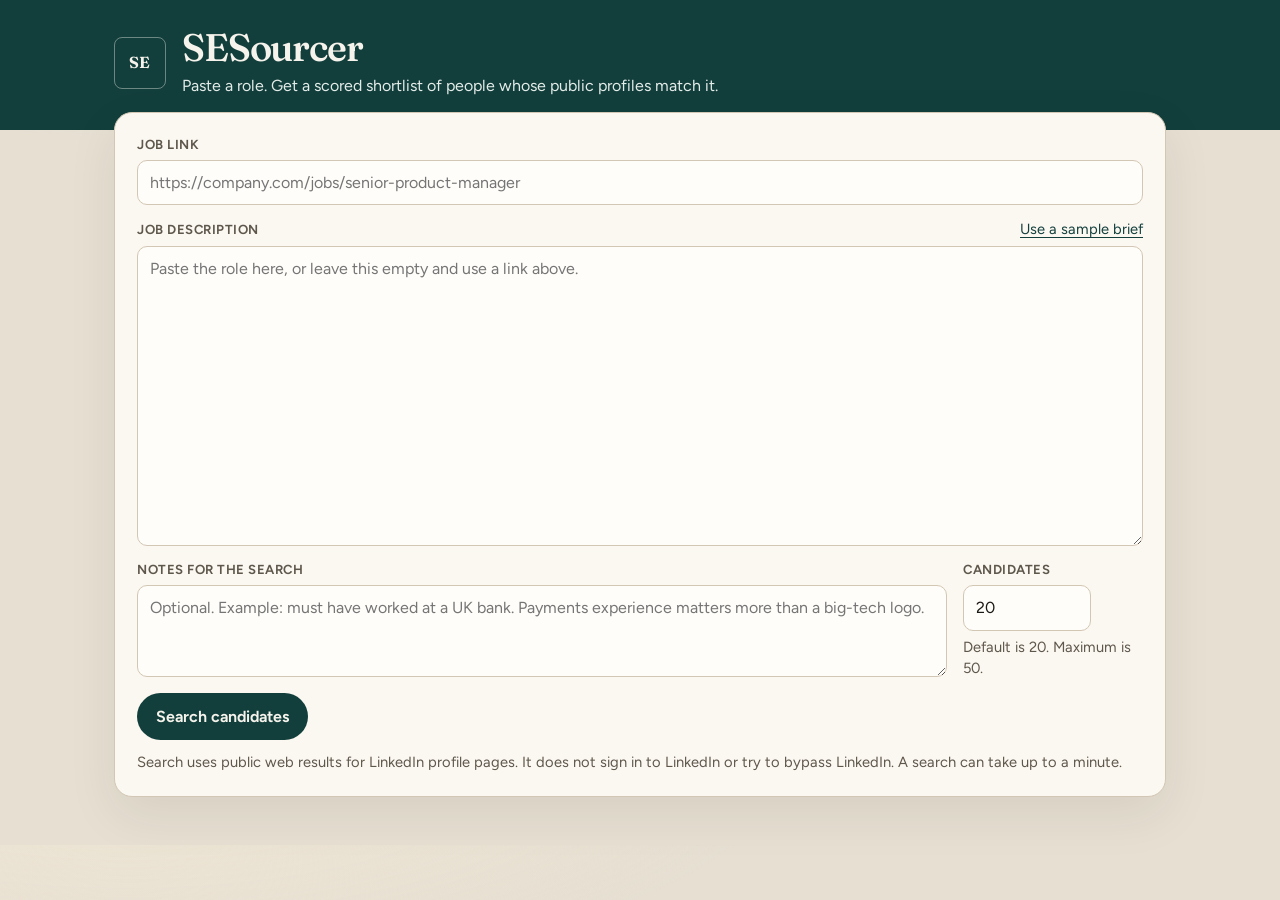
<file: static/index.html>
<!DOCTYPE html>
<html lang="en">
  <head>
    <meta charset="utf-8" />
    <meta name="viewport" content="width=device-width, initial-scale=1" />
    <title>SESourcer</title>
    <link rel="preconnect" href="https://fonts.googleapis.com" />
    <link rel="preconnect" href="https://fonts.gstatic.com" crossorigin />
    <link
      href="https://fonts.googleapis.com/css2?family=Fraunces:opsz,wght@9..144,560;9..144,650&family=Figtree:wght@400;520;650&display=swap"
      rel="stylesheet"
    />
    <link rel="stylesheet" href="/static/app.css" />
  </head>
  <body>
    <header class="mast">
      <div class="mast-inner">
        <p class="mark">SE</p>
        <div>
          <h1>SESourcer</h1>
          <p class="lede">
            Paste a role. Get a scored shortlist of people whose public profiles match it.
          </p>
        </div>
      </div>
    </header>

    <main>
      <form id="search-form" class="brief">
        <div class="field">
          <label for="job-url">Job link</label>
          <input
            id="job-url"
            name="job_url"
            type="url"
            inputmode="url"
            placeholder="https://company.com/jobs/senior-product-manager"
            autocomplete="off"
          />
        </div>
        <div class="field">
          <div class="label-row">
            <label for="job-text">Job description</label>
            <button type="button" class="text-button" id="sample">Use a sample brief</button>
          </div>
          <textarea
            id="job-text"
            name="job_text"
            rows="12"
            placeholder="Paste the role here, or leave this empty and use a link above."
          ></textarea>
        </div>
        <div class="split">
          <div class="field">
            <label for="notes">Notes for the search</label>
            <textarea
              id="notes"
              name="notes"
              rows="3"
              placeholder="Optional. Example: must have worked at a UK bank. Payments experience matters more than a big-tech logo."
            ></textarea>
          </div>
          <div class="field limit-field">
            <label for="limit">Candidates</label>
            <input id="limit" name="limit" type="number" min="1" max="50" value="20" />
            <p class="hint">Default is 20. Maximum is 50.</p>
          </div>
        </div>
        <div class="actions">
          <button type="submit" class="primary" id="submit">Search candidates</button>
          <p id="status" class="status" role="status" aria-live="polite"></p>
        </div>
        <p class="fine">
          Search uses public web results for LinkedIn profile pages. It does not sign in to LinkedIn
          or try to bypass LinkedIn. A search can take up to a minute.
        </p>
      </form>

      <section id="results" class="results" hidden>
        <div class="results-head">
          <div>
            <h2 id="results-title">Shortlist</h2>
            <p id="results-meta" class="meta"></p>
          </div>
          <button type="button" class="secondary" id="download" hidden>Download CSV</button>
        </div>
        <div id="warnings" class="warnings" hidden></div>
        <div id="reading" class="reading" hidden></div>
        <div class="table-wrap">
          <table>
            <caption class="sr-only">Candidates scored for the role</caption>
            <thead>
              <tr>
                <th scope="col"><button type="button" data-sort="score">Score</button></th>
                <th scope="col"><button type="button" data-sort="name">Name</button></th>
                <th scope="col"><button type="button" data-sort="role">Role</button></th>
                <th scope="col"><button type="button" data-sort="location">Location</button></th>
                <th scope="col"><button type="button" data-sort="company">Company</button></th>
                <th scope="col">Tenure</th>
                <th scope="col">Relevant skills</th>
                <th scope="col">Profile</th>
              </tr>
            </thead>
            <tbody id="rows"></tbody>
          </table>
        </div>
        <p id="source-note" class="fine"></p>
        <details id="query-details" class="queries">
          <summary>Searches used</summary>
          <ul id="query-list"></ul>
        </details>
      </section>
    </main>
    <script src="/static/app.js"></script>
  </body>
</html>
</file>
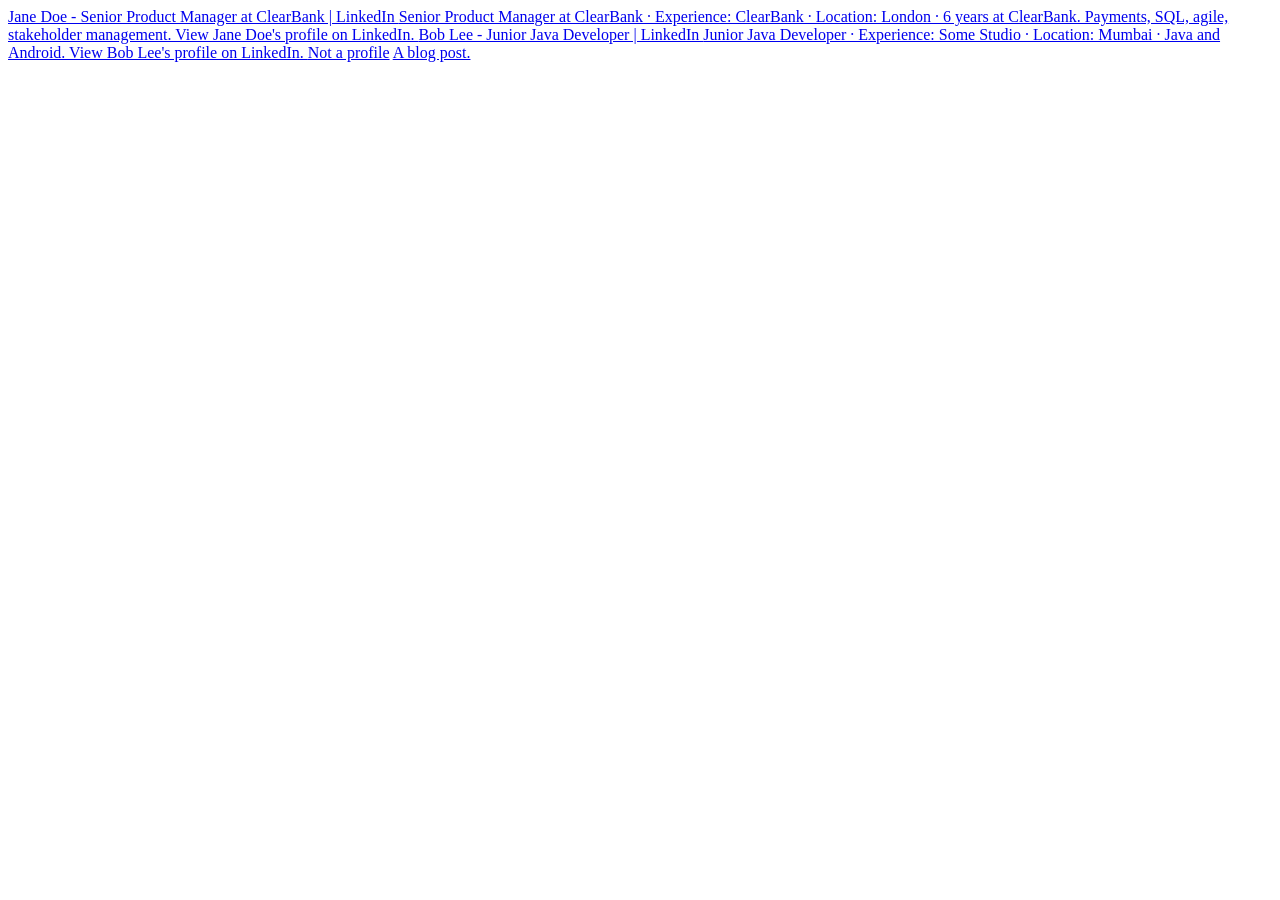
<file: tests/fixtures/ddg.html>
<!DOCTYPE html>
<html>
  <body>
    <a rel="nofollow" class="result__a" href="//duckduckgo.com/l/?uddg=https%3A%2F%2Fuk.linkedin.com%2Fin%2Fjane-doe&amp;rut=abc">
      Jane Doe - Senior Product Manager at ClearBank | LinkedIn
    </a>
    <a class="result__snippet" href="//duckduckgo.com/l/?uddg=https%3A%2F%2Fuk.linkedin.com%2Fin%2Fjane-doe&amp;rut=abc">
      Senior Product Manager at ClearBank · Experience: ClearBank · Location: London · 6 years at ClearBank. Payments, SQL, agile, stakeholder management. View Jane Doe&#x27;s profile on LinkedIn.
    </a>
    <a rel="nofollow" class="result__a" href="//duckduckgo.com/l/?uddg=https%3A%2F%2Fin.linkedin.com%2Fin%2Fbob-lee-99aa11&amp;rut=def">
      Bob Lee - Junior Java Developer | LinkedIn
    </a>
    <a class="result__snippet" href="//duckduckgo.com/l/?uddg=https%3A%2F%2Fin.linkedin.com%2Fin%2Fbob-lee-99aa11">
      Junior Java Developer · Experience: Some Studio · Location: Mumbai · Java and Android. View Bob Lee&#x27;s profile on LinkedIn.
    </a>
    <a class="result__a" href="https://example.com/not-a-profile">Not a profile</a>
    <a class="result__snippet" href="https://example.com/not-a-profile">A blog post.</a>
  </body>
</html>
</file>
<file: static/app.css>
:root {
  --paper: #e6dfd2;
  --paper-deep: #d9d0c0;
  --card: #fbf7f1;
  --ink: #1c1915;
  --muted: #5e574c;
  --line: #d2c7b4;
  --accent: #123f3c;
  --accent-soft: #e5f0ee;
  --strong: #1c5c42;
  --good: #123f3c;
  --partial: #8a5a10;
  --weak: #8d3b32;
  --warn: #f4e7c8;
  --shadow: 0 18px 50px rgba(48, 36, 18, 0.08);
  --serif: "Fraunces", "Iowan Old Style", Palatino, Georgia, serif;
  --sans: "Figtree", "Avenir Next", "Segoe UI", sans-serif;
}

* { box-sizing: border-box; }

body {
  margin: 0;
  color: var(--ink);
  background:
    radial-gradient(1200px 400px at 10% -10%, #efe6d4 0%, transparent 55%),
    var(--paper);
  font-family: var(--sans);
  font-size: 16px;
  line-height: 1.45;
}

.mast {
  background: var(--accent);
  color: #f6f3ec;
}

.mast-inner {
  max-width: 1100px;
  margin: 0 auto;
  padding: 28px 24px 32px;
  display: flex;
  gap: 16px;
  align-items: center;
}

.mark {
  margin: 0;
  width: 52px;
  height: 52px;
  display: grid;
  place-items: center;
  border: 1px solid rgba(246, 243, 236, 0.4);
  border-radius: 8px;
  font-family: var(--serif);
  font-weight: 650;
  letter-spacing: 0.04em;
}

h1 {
  margin: 0;
  font-family: var(--serif);
  font-weight: 560;
  font-size: 2.4rem;
  letter-spacing: -0.03em;
  line-height: 1;
}

.lede {
  margin: 8px 0 0;
  max-width: 38rem;
  color: #e4ece9;
}

main {
  max-width: 1100px;
  margin: -18px auto 48px;
  padding: 0 24px;
}

.brief, .results {
  background: var(--card);
  border: 1px solid var(--line);
  border-radius: 18px;
  box-shadow: var(--shadow);
}

.brief { padding: 22px; }

.field { display: flex; flex-direction: column; gap: 6px; margin-bottom: 14px; }

.label-row {
  display: flex;
  justify-content: space-between;
  align-items: baseline;
  gap: 12px;
}

label, .label-row label {
  font-size: 0.82rem;
  font-weight: 650;
  letter-spacing: 0.04em;
  text-transform: uppercase;
  color: var(--muted);
}

input, textarea {
  width: 100%;
  border: 1px solid var(--line);
  background: #fffdf9;
  color: var(--ink);
  border-radius: 10px;
  padding: 10px 12px;
  font: inherit;
}

textarea { resize: vertical; min-height: 4.5rem; }

input:focus, textarea:focus {
  outline: 2px solid var(--accent);
  outline-offset: 1px;
}

.split {
  display: grid;
  grid-template-columns: 1fr 180px;
  gap: 16px;
}

.limit-field input { max-width: 8rem; }

.hint, .fine, .meta, .status {
  color: var(--muted);
  font-size: 0.92rem;
}

.hint { margin: 0; }

.actions {
  display: flex;
  align-items: center;
  gap: 16px;
  flex-wrap: wrap;
}

button {
  font: inherit;
  cursor: pointer;
}

.primary, .secondary, .text-button {
  border-radius: 999px;
  border: 1px solid transparent;
}

.primary {
  background: var(--accent);
  color: #f6f3ec;
  padding: 11px 18px;
  font-weight: 650;
}

.primary:disabled { opacity: 0.6; cursor: progress; }

.secondary, .text-button {
  background: transparent;
  color: var(--accent);
  border-color: var(--line);
  padding: 8px 14px;
}

.text-button {
  border: 0;
  padding: 0;
  text-decoration: underline;
  text-underline-offset: 3px;
  font-size: 0.92rem;
}

.fine { margin: 12px 0 0; }

.results { margin-top: 22px; padding: 18px 18px 8px; }

.results-head {
  display: flex;
  justify-content: space-between;
  gap: 12px;
  align-items: end;
  padding: 4px 6px 12px;
}

h2 {
  margin: 0;
  font-family: var(--serif);
  font-size: 1.8rem;
  font-weight: 560;
}

.meta { margin: 4px 0 0; }

.warnings {
  background: var(--warn);
  border-radius: 12px;
  padding: 10px 12px;
  margin: 0 6px 12px;
}

.warnings p { margin: 0 0 6px; }
.warnings p:last-child { margin: 0; }

.reading {
  display: flex;
  flex-wrap: wrap;
  gap: 8px;
  padding: 0 6px 14px;
}

.chip {
  background: var(--accent-soft);
  color: var(--accent);
  border-radius: 999px;
  padding: 4px 10px;
  font-size: 0.88rem;
}

.table-wrap {
  overflow: auto;
  max-height: min(72vh, 980px);
  border: 1px solid var(--line);
  border-radius: 14px;
}

table {
  width: 100%;
  border-collapse: collapse;
  min-width: 860px;
}

th, td {
  text-align: left;
  vertical-align: top;
  padding: 12px 10px;
  border-bottom: 1px solid var(--line);
}

th {
  position: sticky;
  top: 0;
  background: #f3eee4;
  z-index: 1;
  font-size: 0.75rem;
  letter-spacing: 0.05em;
  text-transform: uppercase;
  color: var(--muted);
}

th button {
  background: none;
  border: 0;
  padding: 0;
  color: inherit;
  font: inherit;
  letter-spacing: inherit;
  text-transform: inherit;
  font-weight: 650;
}

tbody tr:hover td { background: #fbf8f2; }

.score {
  display: inline-grid;
  place-items: center;
  min-width: 2.6rem;
  padding: 4px 8px;
  border-radius: 8px;
  color: #f7f4ee;
  font-weight: 650;
}

.score.strong { background: var(--strong); }
.score.good { background: var(--good); }
.score.partial { background: var(--partial); }
.score.weak { background: var(--weak); }

.band {
  display: block;
  margin-top: 4px;
  color: var(--muted);
  font-size: 0.78rem;
}

.name-link, .profile-link {
  color: var(--ink);
  font-weight: 650;
}

.profile-link { font-weight: 520; color: var(--accent); }

.skills { margin: 0; padding: 0; list-style: none; }
.skills li { display: inline; }
.skills li:not(:last-child)::after { content: " · "; color: var(--muted); }

.why {
  margin-top: 8px;
  padding: 0;
  border: 0;
  background: none;
  color: var(--accent);
  font-size: 0.85rem;
  text-decoration: underline;
  text-underline-offset: 2px;
}

.detail td {
  background: #f6f1e7;
  font-size: 0.95rem;
}

.detail p { margin: 0 0 8px; }
.snippet { color: var(--muted); }

.queries { margin: 8px 6px 12px; }
.queries ul { margin: 8px 0; padding-left: 18px; }
.queries li { margin: 4px 0; word-break: break-word; }

.sr-only {
  position: absolute;
  width: 1px;
  height: 1px;
  padding: 0;
  margin: -1px;
  overflow: hidden;
  clip: rect(0, 0, 0, 0);
  border: 0;
}

@media (max-width: 800px) {
  .split { grid-template-columns: 1fr; }
  h1 { font-size: 2rem; }
  .mast-inner, main { padding-left: 14px; padding-right: 14px; }
  table { min-width: 720px; }
}

@media print {
  .mast, .brief, .queries, .why, #download { display: none; }
  body { background: white; }
  .results { box-shadow: none; border: 0; }
  .table-wrap { max-height: none; overflow: visible; }
}
</file>
